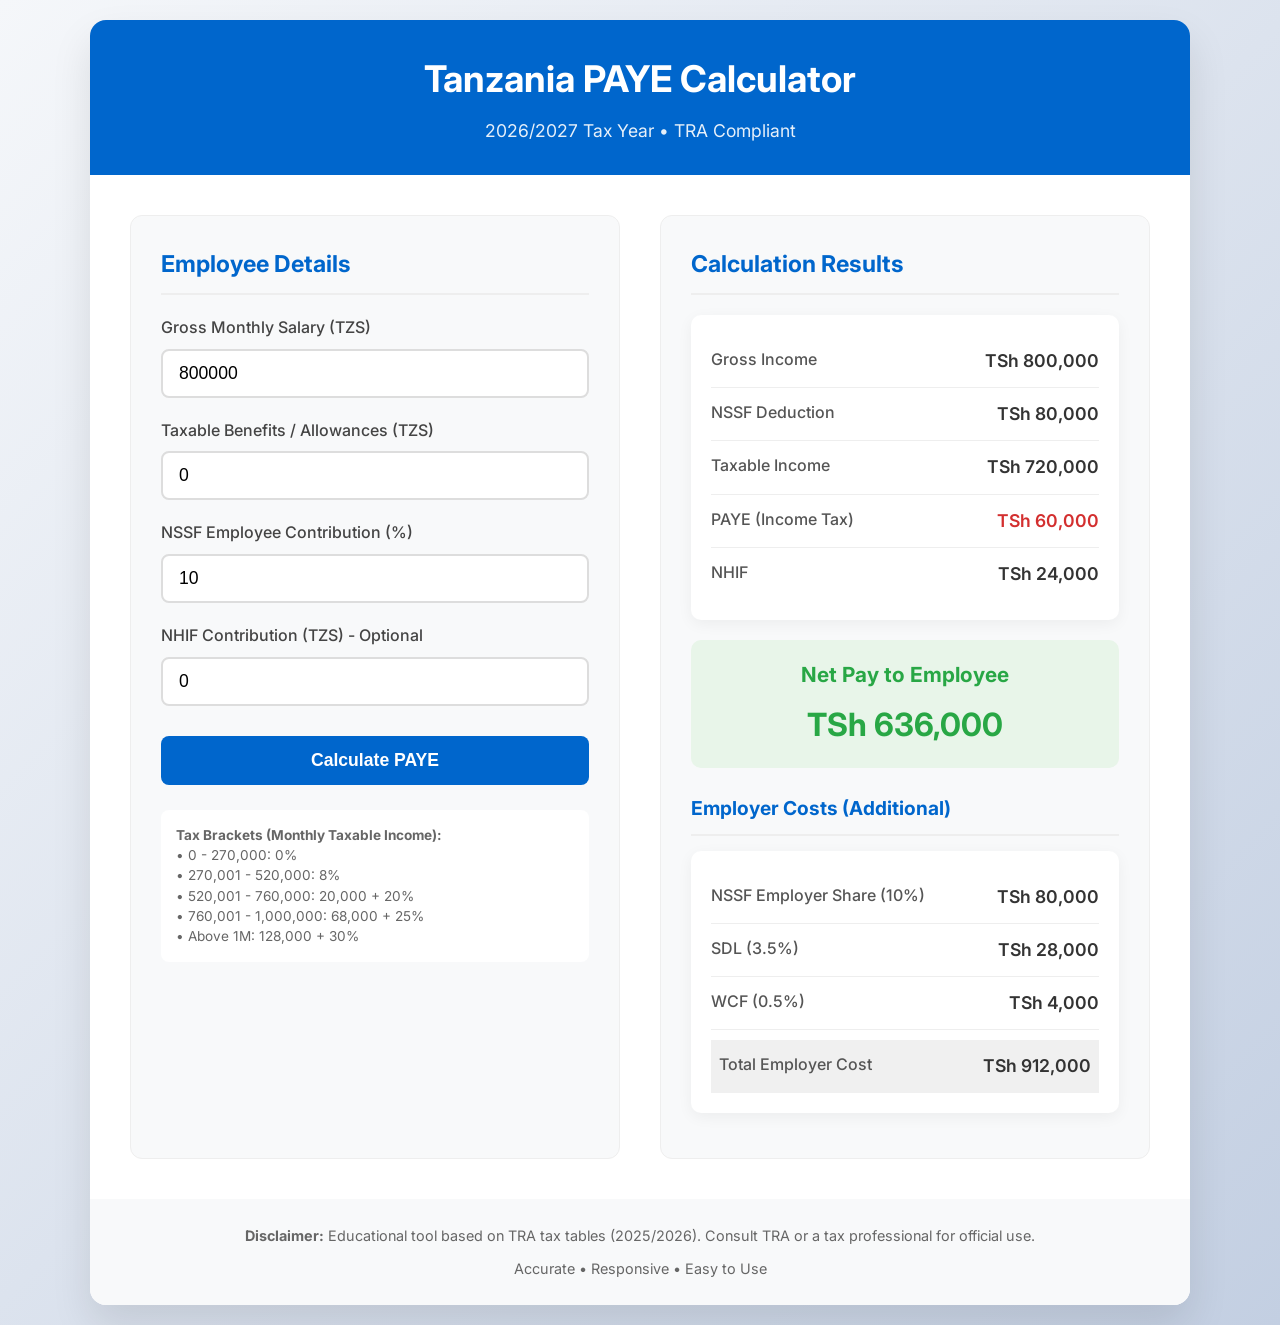
<file: index.html>
<!DOCTYPE html>
<html lang="en">
<head>
    <meta charset="UTF-8">
    <meta name="viewport" content="width=device-width, initial-scale=1.0">
    <title>Tanzania PAYE Calculator 2026</title>
    <link rel="stylesheet" href="PAYE.css">
<link rel="icon" href="eagle.png">
</head>
<body>
    <div class="container">
        <header>
            <h1>Tanzania PAYE Calculator</h1>
            <p class="subtitle">2026/2027 Tax Year • TRA Compliant</p>
        </header>
        
        <div class="main">
            <!-- Input Section -->
            <div class="input-section">
                <h2>Employee Details</h2>
                
                <div class="form-group">
                    <label for="gross">Gross Monthly Salary (TZS)</label>
                    <input type="number" id="gross" value="800000" placeholder="e.g. 800000">
                </div>
                
                <div class="form-group">
                    <label for="benefits">Taxable Benefits / Allowances (TZS)</label>
                    <input type="number" id="benefits" value="0" placeholder="0">
                </div>
                
                <div class="form-group">
                    <label for="nssf">NSSF Employee Contribution (%)</label>
                    <input type="number" id="nssf" value="10" step="0.1" placeholder="10">
                </div>
                
                <div class="form-group">
                    <label for="nhif">NHIF Contribution (TZS) - Optional</label>
                    <input type="number" id="nhif" value="0" placeholder="Auto or manual">
                </div>
                
                <button onclick="calculatePAYE()">Calculate PAYE</button>
                
                <div class="note">
                    <strong>Tax Brackets (Monthly Taxable Income):</strong><br>
                    • 0 - 270,000: 0%<br>
                    • 270,001 - 520,000: 8%<br>
                    • 520,001 - 760,000: 20,000 + 20%<br>
                    • 760,001 - 1,000,000: 68,000 + 25%<br>
                    • Above 1M: 128,000 + 30%
                </div>
            </div>
            
            <!-- Results Section -->
            <div class="result-section">
                <h2>Calculation Results</h2>
                
                <div id="results" style="display: none;">
                    <div class="result">
                        <div class="result-row">
                            <span class="label">Gross Income</span>
                            <span class="value" id="grossOut">0</span>
                        </div>
                        <div class="result-row">
                            <span class="label">NSSF Deduction</span>
                            <span class="value" id="nssfOut">0</span>
                        </div>
                        <div class="result-row">
                            <span class="label">Taxable Income</span>
                            <span class="value" id="taxableOut">0</span>
                        </div>
                        <div class="result-row">
                            <span class="label">PAYE (Income Tax)</span>
                            <span class="value" id="payeOut" style="color: #d32f2f;">0</span>
                        </div>
                        <div class="result-row">
                            <span class="label">NHIF</span>
                            <span class="value" id="nhifOut">0</span>
                        </div>
                    </div>
                    
                    <div class="total">
                        <div>Net Pay to Employee</div>
                        <div id="netOut" style="font-size: 2rem; margin-top: 8px;">0 TZS</div>
                    </div>
                    
                    <div style="margin-top: 25px;">
                        <h2 style="font-size: 1.2rem; margin-bottom: 15px;">Employer Costs (Additional)</h2>
                        <div class="result">
                            <div class="result-row">
                                <span class="label">NSSF Employer Share (10%)</span>
                                <span class="value" id="nssfEmployer">0</span>
                            </div>
                            <div class="result-row">
                                <span class="label">SDL (3.5%)</span>
                                <span class="value" id="sdlOut">0</span>
                            </div>
                            <div class="result-row">
                                <span class="label">WCF (0.5%)</span>
                                <span class="value" id="wcfOut">0</span>
                            </div>
                            <div class="result-row" style="font-weight: 600; background: #f0f0f0; margin-top: 10px; padding: 12px 8px;">
                                <span class="label">Total Employer Cost</span>
                                <span class="value" id="totalEmployer">0</span>
                            </div>
                        </div>
                    </div>
                </div>
                
                <div id="placeholder">
                    <p style="text-align:center; padding: 80px 20px; color:#888; font-size: 1.4rem;">
                        Enter salary above and click Calculate
                    </p>
                </div>
            </div>
        </div>
        
        <div class="footer">
            <p><strong>Disclaimer:</strong> Educational tool based on TRA tax tables (2025/2026). Consult TRA or a tax professional for official use.</p>
            <p style="margin-top: 10px;">Accurate • Responsive • Easy to Use</p>
        </div>
    </div>

    <script src="PAYE.js"></script>
</body>
</html>
</file>
<file: PAYE.css>
@import url('https://fonts.googleapis.com/css2?family=Inter:wght@400;500;600&display=swap');

:root {
    --primary: #0066cc;
    --success: #28a745;
    --text: #333;
}

* {
    margin: 0;
    padding: 0;
    box-sizing: border-box;
}

body {
    font-family: 'Inter', system-ui, sans-serif;
    background: linear-gradient(135deg, #f5f7fa 0%, #c3cfe2 100%);
    color: var(--text);
    line-height: 1.6;
    padding: 20px;
    min-height: 100vh;
}

.container {
    max-width: 1100px;
    margin: 0 auto;
    background: white;
    border-radius: 16px;
    box-shadow: 0 20px 40px rgba(0, 0, 0, 0.1);
    overflow: hidden;
}

header {
    background: var(--primary);
    color: white;
    padding: 30px 40px;
    text-align: center;
}

h1 {
    font-size: 2.3rem;
    margin-bottom: 8px;
}

.subtitle {
    opacity: 0.9;
    font-size: 1.1rem;
}

.main {
    display: grid;
    grid-template-columns: 1fr 1fr;
    gap: 40px;
    padding: 40px;
}

.input-section, .result-section {
    background: #f8f9fa;
    padding: 30px;
    border-radius: 12px;
    border: 1px solid #eee;
}

h2 {
    color: var(--primary);
    margin-bottom: 20px;
    font-size: 1.45rem;
    border-bottom: 2px solid #eee;
    padding-bottom: 10px;
}

.form-group {
    margin-bottom: 20px;
}

label {
    display: block;
    margin-bottom: 8px;
    font-weight: 500;
    color: #444;
}

input {
    width: 100%;
    padding: 12px 16px;
    border: 2px solid #ddd;
    border-radius: 8px;
    font-size: 1.1rem;
    transition: all 0.3s;
}

input:focus {
    outline: none;
    border-color: var(--primary);
    box-shadow: 0 0 0 3px rgba(0, 102, 204, 0.1);
}

.result {
    background: white;
    padding: 20px;
    border-radius: 10px;
    margin-bottom: 15px;
    box-shadow: 0 4px 15px rgba(0, 0, 0, 0.05);
}

.result-row {
    display: flex;
    justify-content: space-between;
    padding: 12px 0;
    border-bottom: 1px solid #eee;
}

.result-row:last-child {
    border-bottom: none;
}

.label {
    font-weight: 500;
    color: #555;
}

.value {
    font-weight: 600;
    font-size: 1.1rem;
}

.total {
    background: #e8f5e9;
    font-size: 1.3rem;
    font-weight: 700;
    color: var(--success);
    padding: 18px;
    border-radius: 10px;
    margin-top: 20px;
    text-align: center;
}

button {
    background: var(--primary);
    color: white;
    border: none;
    padding: 14px 32px;
    font-size: 1.1rem;
    font-weight: 600;
    border-radius: 8px;
    cursor: pointer;
    width: 100%;
    margin-top: 10px;
    transition: all 0.3s;
}

button:hover {
    background: #0052a3;
    transform: translateY(-2px);
}

.footer {
    text-align: center;
    padding: 25px;
    color: #666;
    font-size: 0.9rem;
    background: #f8f9fa;
}

.note {
    font-size: 0.85rem;
    color: #666;
    margin-top: 25px;
    line-height: 1.5;
    background: #fff;
    padding: 15px;
    border-radius: 8px;
}

@media (max-width: 768px) {
    .main {
        grid-template-columns: 1fr;
        gap: 20px;
        padding: 20px;
    }
}
</file>
